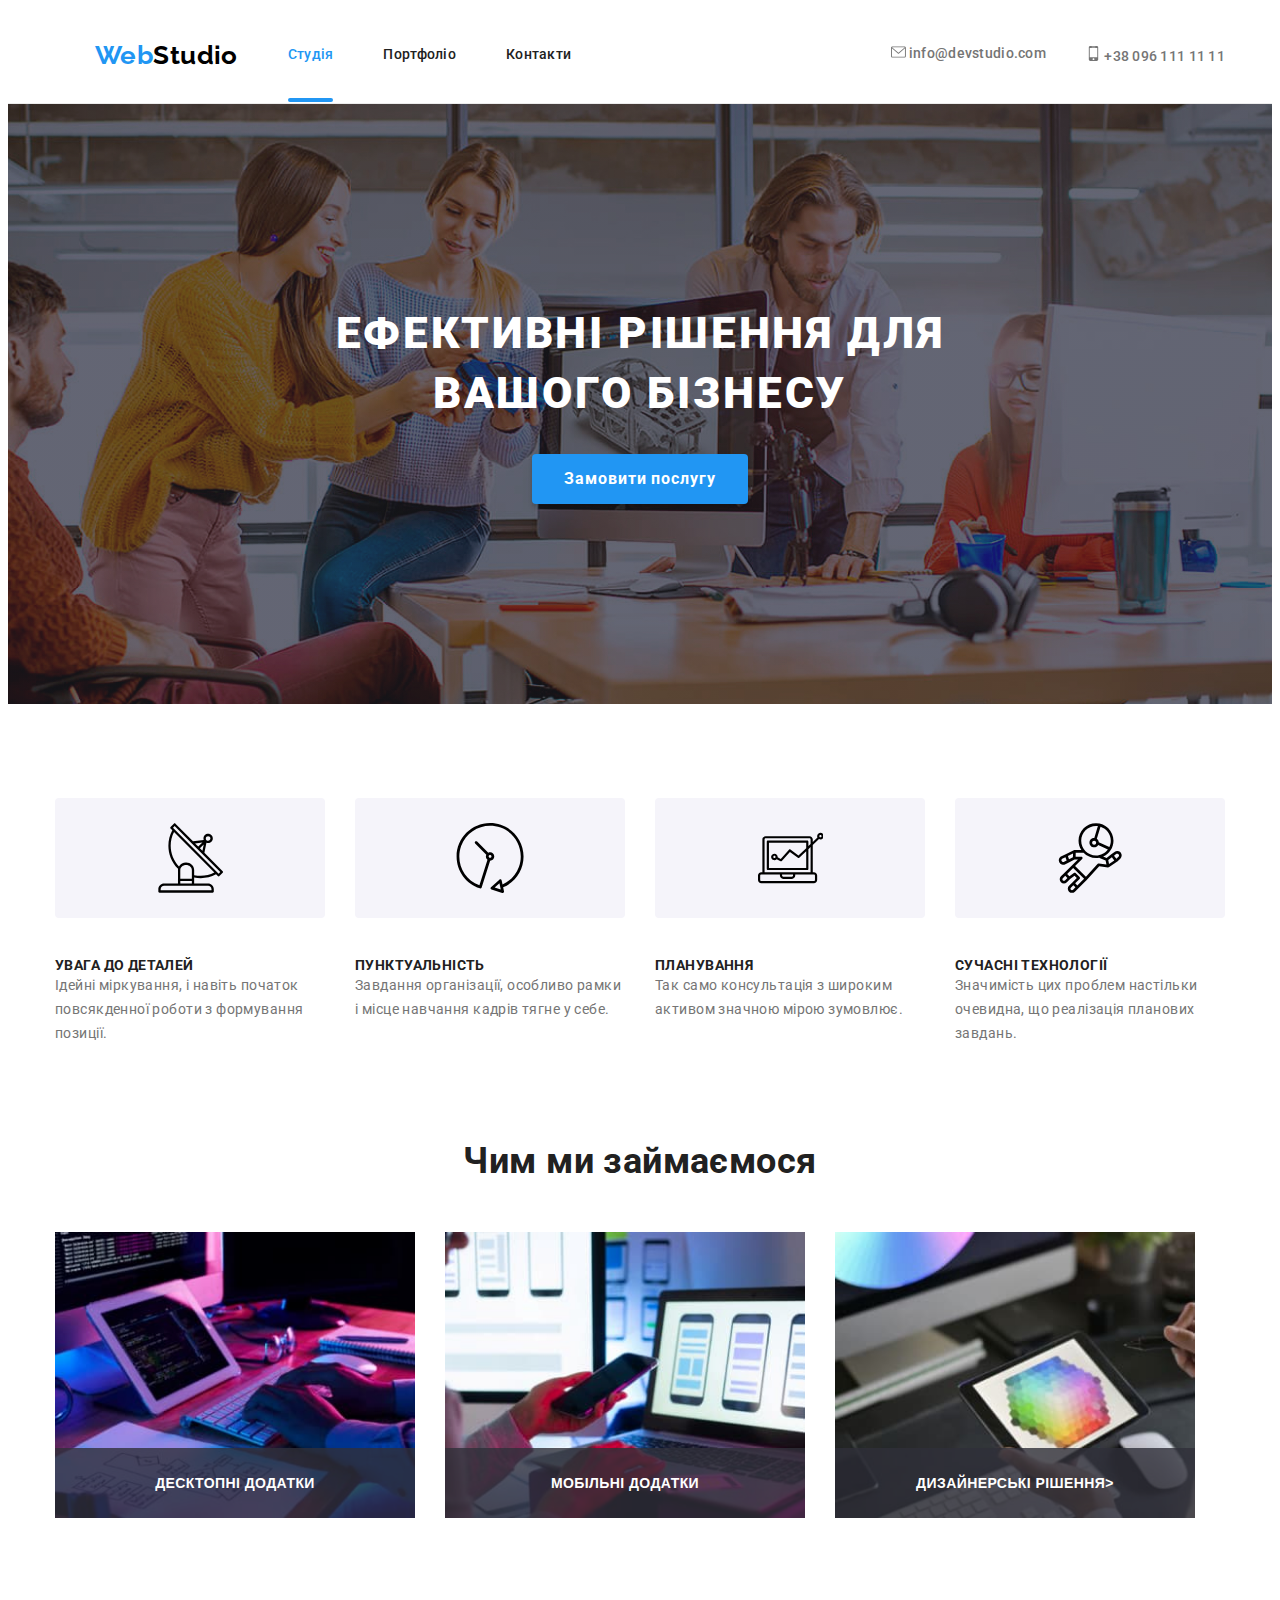
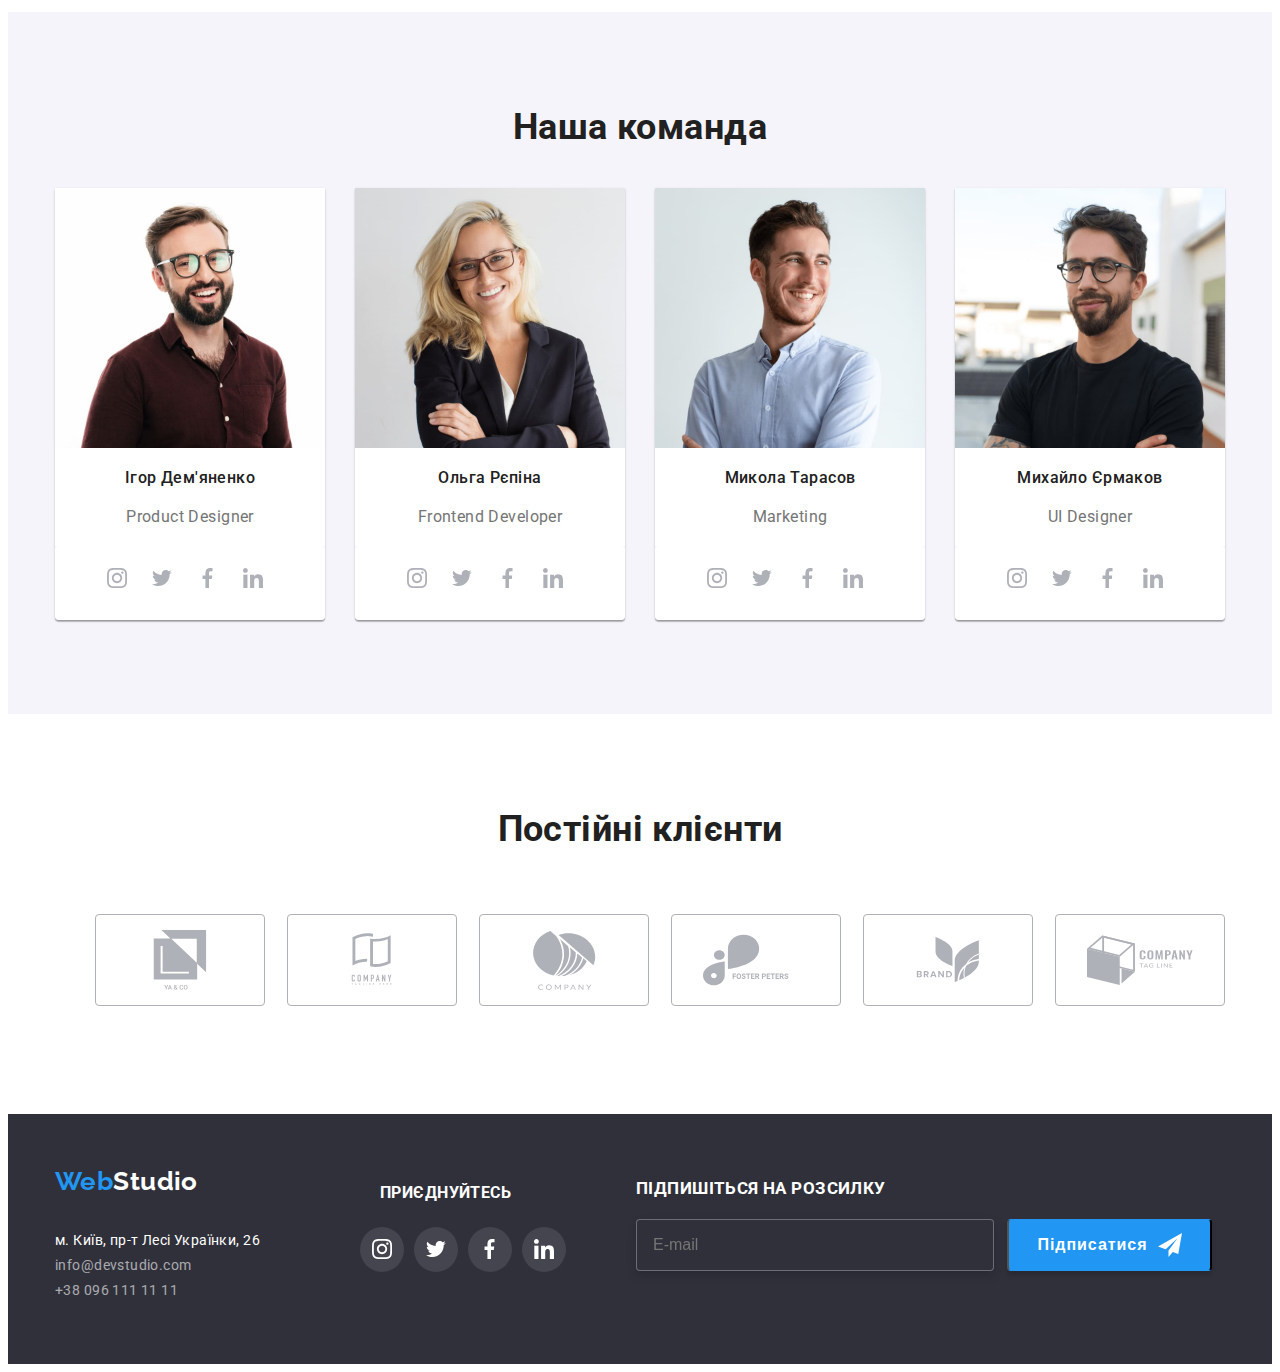
<file: index.html>
<html lang="uk">
  <head>
    <meta charset="UTF-8" />
    <meta http-equiv="X-UA-Compatible" content="IE=edge" />
    <meta name="viewport" content="width=device-width, initial-scale=1.0" />
    <title>СТУДІЯ</title>
    <link rel="preconnect" href="https://fonts.googleapis.com" />
    <link rel="preconnect" href="https://fonts.gstatic.com" crossorigin="" />
    <link
      href="https://fonts.googleapis.com/css2?family=Raleway:wght@700&amp;family=Roboto:wght@400;500;700;900&amp;display=swap"
      rel="stylesheet"
    />
    <link
      rel="stylesheet"
      href="https://cdnjs.cloudflare.com/ajax/libs/modern-normalize/1.1.0/modern-normalize.min.css"
      integrity="sha512-wpPYUAdjBVSE4KJnH1VR1HeZfpl1ub8YT/NKx4PuQ5NmX2tKuGu6U/JRp5y+Y8XG2tV+wKQpNHVUX03MfMFn9Q=="
      crossorigin="anonymous"
      referrerpolicy="no-referrer"
    />
    <link rel="stylesheet" href="./css/styles.css" />
  </head>

  <body>
    <header class="header">
      <div class="just-cont container">
        <nav class="main-nav">
          <a
            class="logo link header-logo"
            href="./index.html"
            aria-label="Посилання на домашню сторінку"
            ><span class="current">Web</span>Studio</a
          >
          <ul class="nav-list list">
            <li class="nav-item">
              <a
                class="nav-link hover-color current link pseudo-element"
                href="./index.html"
                aria-label="Посилання на сторінку'Студія'"
                >Студія</a
              >
            </li>
            <li class="nav-item">
              <a
                class="nav-link hover-color link"
                href="./portfolio.html"
                aria-label="Посилання на сторінку'Портфоліо'"
                >Портфоліо</a
              >
            </li>
            <li class="nav-item">
              <a
                class="nav-link hover-color link"
                href=""
                aria-label="Посилання на сторінку з контактами"
                >Контакти</a
              >
            </li>
          </ul>
        </nav>
        <ul class="contacts-header-list list">
          <li class="contact-time">
            <a class="contact-link hover-color link" href="mailto:/info@devstudio.com">
              <svg class=" " width="15" height="12">
                <use href="./images/symbol-defs.svg#icon-envelope"></use>
              </svg>
              info@devstudio.com</a
            >
          </li>
          <li class="contact-time hover-color">
            <a class="contact-link hover-color link" href="tel:+380961111111">
              <svg class=" " width="15" height="15">
                <use href="./images/symbol-defs.svg#icon-mobile"></use>
              </svg>
              +38 096 111 11 11</a
            >
          </li>
        </ul>
      </div>
    </header>
    <main>
      <section class="hero">
        <div class="container">
          <h1 class="hero-title">Ефективні рішення для вашого бізнесу</h1>
          <button data-modal-open class="hero-baton button" type="button">Замовити послугу</button>
        </div>
      </section>
      <section class="advantages">
        <div class="container">
          <h2 class="visually-hidden">Наші переваги</h2>
          <ul class="adv-list list">
            <li class="advantage-item">
              <div class="vectors1">
                <svg class="vector11" width="65" height="70">
                  <use href="./images/symbol-defs.svg#icon-Vector"></use>
                </svg>
              </div>
              <h3 class="adv-title">УВАГА ДО ДЕТАЛЕЙ</h3>
              <p class="adv-description">
                Ідейні міркування, і навіть початок повсякденної роботи з формування позиції.
              </p>
            </li>
            <li class="advantage-item">
              <div class="vectors2">
                <svg class="vector22" width="70" height="70">
                  <use href="./images/symbol-defs.svg#icon-Vector2"></use>
                </svg>
              </div>
              <h3 class="adv-title">ПУНКТУАЛЬНІСТЬ</h3>
              <p class="adv-description">
                Завдання організації, особливо рамки і місце навчання кадрів тягне у себе.
              </p>
            </li>
            <li class="advantage-item">
              <div class="vectors3">
                <svg class="vector33" width="65" height="70">
                  <use href="./images/symbol-defs.svg#icon-Vector3"></use>
                </svg>
              </div>
              <h3 class="adv-title">ПЛАНУВАННЯ</h3>
              <p class="adv-description">
                Так само консультація з широким активом значною мірою зумовлює.
              </p>
            </li>
            <li class="advantage-item">
              <div class="vectors3">
                <svg class="vector33" width="65" height="70">
                  <use href="./images/symbol-defs.svg#icon-Vector4"></use>
                </svg>
              </div>
              <h3 class="adv-title">СУЧАСНІ ТЕХНОЛОГІЇ</h3>
              <p class="adv-description">
                Значимість цих проблем настільки очевидна, що реалізація планових завдань.
              </p>
            </li>
          </ul>
        </div>
      </section>

      <section class="section">
        <div class="container">
          <h2 class="directions section-title">Чим ми займаємося</h2>
          <ul class="direction-list list">
            <li class="direction-item">
              <div class="direct-img">
                <img
                  class="img"
                  src="./images/image2.jpg"
                  alt="компьютер"
                  width="370"
                  height="294"
                />
                <p class="desctop">Десктопні додатки</p>
              </div>
            </li>
            <li class="direction-item">
              <div class="direct-img">
                <img
                  class="img"
                  src="./images/image3.jpg"
                  alt=" мобільниq телефон"
                  width="370"
                  height="294"
                />
                <p class="desctop">Мобільні додатки</p>
              </div>
            </li>
            <li class="direction-item">
              <div class="direct-img">
                <img class="img" src="./images/image4.jpg" alt="планшет" width="370" height="294" />
                <p class="desctop">Дизайнерські рішення></p>
              </div>
            </li>
          </ul>
        </div>
      </section>
      <section class="teams">
        <div class="container">
          <h2 class="team-title section-title">Наша команда</h2>
          <ul class="team-list list">
            <li class="team-item">
              <img
                class="team-img"
                src="./images/image5.jpg"
                alt="Співробітник компанії"
                width="270"
              />
              <div class="team-description">
                <h3 class="team-name">Ігор Дем'яненко</h3>
                <p class="team-position">Product Designer</p>
              </div>
              <ul class="cocialul">
                <li class="link1">
                  <a class="social-link" href="portfolio.html">
                    <svg class="icon" width="20px" height="20px">
                      <use href="images/symbol-defs.svg#icon-instagram-2"></use>
                    </svg>
                  </a>
                </li>
                <li class="link1">
                  <a class="social-link" href="portfolio.html">
                    <svg class="icon" width="20px" height="20px">
                      <use href="images/symbol-defs.svg#icon-twiter"></use>
                    </svg>
                  </a>
                </li>
                <li class="link1">
                  <a class="social-link" href="portfolio.html">
                    <svg class="icon" width="20px" height="20px">
                      <use href="images/symbol-defs.svg#icon-facebook"></use>
                    </svg>
                  </a>
                </li>
                <li class="link1">
                  <a class="social-link" href="portfolio.html">
                    <svg class="icon" width="20px" height="20px">
                      <use href="images/symbol-defs.svg#icon-linkedin-1"></use>
                    </svg>
                  </a>
                </li>
              </ul>
            </li>
            <li class="team-item">
              <img
                class="team-img"
                src="./images/image6.jpg"
                alt="Співробітник компанії на позиції фронтенд-розробник"
                width="270"
              />
              <div class="team-description">
                <h3 class="team-name">Ольга Рєпіна</h3>
                <p class="team-position">Frontend Developer</p>
              </div>
              <ul class="cocialul">
                <li class="link1">
                  <a class="social-link" href="portfolio.html">
                    <svg class="icon" width="20px" height="20px">
                      <use href="images/symbol-defs.svg#icon-instagram-2"></use>
                    </svg>
                  </a>
                </li>
                <li class="link1">
                  <a class="social-link" href="portfolio.html">
                    <svg class="icon" width="20px" height="20px">
                      <use href="images/symbol-defs.svg#icon-twiter"></use>
                    </svg>
                  </a>
                </li>
                <li class="link1">
                  <a class="social-link" href="portfolio.html">
                    <svg class="icon" width="20px" height="20px">
                      <use href="images/symbol-defs.svg#icon-facebook"></use>
                    </svg>
                  </a>
                </li>
                <li class="link1">
                  <a class="social-link" href="portfolio.html">
                    <svg class="icon" width="20px" height="20px">
                      <use href="images/symbol-defs.svg#icon-linkedin-1"></use>
                    </svg>
                  </a>
                </li>
              </ul>
            </li>
            <li class="team-item">
              <img
                class="team-img"
                src="./images/image7.jpg"
                alt="Співробітник компанії на позиції маркетолог"
                width="270"
              />
              <div class="team-description">
                <h3 class="team-name">Микола Тарасов</h3>
                <p class="team-position">Marketing</p>
              </div>
              <ul class="cocialul">
                <li class="link1">
                  <a class="social-link" href="portfolio.html">
                    <svg class="icon" width="20px" height="20px">
                      <use href="images/symbol-defs.svg#icon-instagram-2"></use>
                    </svg>
                  </a>
                </li>
                <li class="link1">
                  <a class="social-link" href="portfolio.html">
                    <svg class="icon" width="20px" height="20px">
                      <use href="images/symbol-defs.svg#icon-twiter"></use>
                    </svg>
                  </a>
                </li>
                <li class="link1">
                  <a class="social-link" href="portfolio.html">
                    <svg class="icon" width="20px" height="20px">
                      <use href="images/symbol-defs.svg#icon-facebook"></use>
                    </svg>
                  </a>
                </li>
                <li class="link1">
                  <a class="social-link" href="portfolio.html">
                    <svg class="icon" width="20px" height="20px">
                      <use href="images/symbol-defs.svg#icon-linkedin-1"></use>
                    </svg>
                  </a>
                </li>
              </ul>
            </li>
            <li class="team-item">
              <img
                class="team-img"
                src="./images/image8.jpg"
                alt="Співробітник компанії на позиції дизайнер"
                width="270"
              />
              <div class="team-description">
                <h3 class="team-name">Михайло Єрмаков</h3>
                <p class="team-position">UI Designer</p>
              </div>
              <ul class="cocialul">
                <li class="link1">
                  <a class="social-link" href="#">
                    <svg class="icon" width="20px" height="20px">
                      <use href="images/symbol-defs.svg#icon-instagram-2"></use>
                    </svg>
                  </a>
                </li>
                <li class="link1">
                  <a class="social-link" href="portfolio.html">
                    <svg class="icon" width="20px" height="20px">
                      <use href="images/symbol-defs.svg#icon-twiter"></use>
                    </svg>
                  </a>
                </li>
                <li class="link1">
                  <a class="social-link" href="portfolio.html">
                    <svg class="icon" width="20px" height="20px">
                      <use href="images/symbol-defs.svg#icon-facebook"></use>
                    </svg>
                  </a>
                </li>
                <li class="link1">
                  <a class="social-link" href="portfolio.html">
                    <svg class="icon" width="20px" height="20px">
                      <use href="images/symbol-defs.svg#icon-linkedin-1"></use>
                    </svg>
                  </a>
                </li>
              </ul>
            </li>
          </ul>
        </div>
      </section>
      <section class="section">
        <div class="container">
          <h2 class="section-title">Постійні клієнти</h2>
          <ul class="comany-time">
            <li class="clients-item">
              <a class="box-icon"  href="portfolio.html">
                <svg class="icon2" width="106px" height="60px">
                  <use href="images/symbol-defs.svg#icon-yago"></use>
                </svg>
              </a>
            </li>
            <li class="clients-item">
              <a class="box-icon"  href="portfolio.html">
                <svg class="icon2" width="106px" height="60px">
                  <use href="images/symbol-defs.svg#icon-LogoTO"></use>
                </svg>
              </a>
            </li>
            <li class="clients-item">
              <a class="box-icon"  href="portfolio.html">
                <svg class="icon2" width="106px" height="60px">
                  <use href="images/symbol-defs.svg#icon-Object"></use>
                </svg>
              </a>
            </li>
            <li class="clients-item">
              <a class="box-icon"  href="portfolio.html">
                <svg class="icon2" width="106px" height="60px">
                  <use href="images/symbol-defs.svg#icon-fostpeter"></use>
                </svg>
              </a>
            </li>
            <li class="clients-item">
              <a class="box-icon"  href="portfolio.html">
                <svg class="icon2" width="106px" height="60px">
                  <use href="images/symbol-defs.svg#icon-brand"></use>
                </svg>
              </a>
            </li>
            <li class="clients-item">
              <a class="box-icon"  href="portfolio.html">
                <svg class="icon2" width="106px" height="60px">
                  <use href="images/symbol-defs.svg#icon-companytagline"></use>
                </svg>
              </a>
            </li>
          </ul>
        </div>
      </section>
    </main>
    <footer class="footer">
      <div class="container fotlist111">
        <div>
          <a
            class="logo link footer-logo-margin"
            href="./index.html"
            aria-label="Посилання на домашню сторінку"
            ><span class="current">Web</span><span class="footer-logo">Studio</span></a
          >
          <address>
            <ul class="contacts-footer-list list">
              <li class="contacts-footer-item">
                <a class="contacts-footer-link link" href="">м. Київ, пр-т Лесі Українки, 26</a>
              </li>
              <li class="contacts-footer-item">
                <a
                  class="contacts-footer-link transparent hover-color link"
                  href="mailto:info@devstudio.com"
                  >info@devstudio.com</a
                >
              </li>
              <li class="contacts-footer-item">
                <a
                  class="contacts-footer-link transparent hover-color link"
                  href="tel:+380961111111"
                  >+38 096 111 11 11</a
                >
              </li>
            </ul>
          </address>
        </div>

        <div class="footlist1">
          <h2 class="joinup">ПРИЄДНУЙТЕСЬ</h2>
          <ul class="cocialul1">
            <li class="circ">
              <a class="link12" href="portfolio.html">
                <svg class="icon13" width="20px" height="20px">
                  <use href="images/symbol-defs.svg#icon-instagram-2"></use>
                </svg>
              </a>
            </li>
            <li class="circ">
              <a class="link12" href="portfolio.html">
                <svg class="icon13" width="20px" height="20px">
                  <use href="images/symbol-defs.svg#icon-twiter"></use>
                </svg>
              </a>
            </li>
            <li class="circ">
              <a class="link12" href="portfolio.html">
                <svg class="icon13" width="20px" height="20px">
                  <use href="images/symbol-defs.svg#icon-facebook"></use>
                </svg>
              </a>
            </li>
            <li class="circ">
              <a class="link12" href="portfolio.html">
                <svg class="icon13" width="20px" height="20px">
                  <use href="images/symbol-defs.svg#icon-linkedin-1"></use>
                </svg>
              </a>
            </li>
          </ul>
        </div>

        <div class="footer22">
          <h2 class="subscribe-title">ПІДПИШІТЬСЯ НА РОЗСИЛКУ</h2>
          <div class="subscribe-flex">
            <label for="name" class="subscribe-label">
              <input type="text" placeholder="E-mail" class="subscribe-input" />
              <button class="subscribe-btn" type="button">
                Підписатися
                <svg width="24" height="24" class="subscribe-icon">
                  <use href="./images/symbol-defs.svg#icon-icon-plane"></use>
                </svg>
              </button>
            </label>
          </div>
        </div>
      </div>
    </footer>
    <div data-modal class="backdrop is-hidden">
      <div class="modal-box">
        <button data-modal-close class="closebtn" type="button">
          <svg class="icon-close" width="12px" height="12px">
            <use href="images/symbol-defs.svg#icon-close"></use>
          </svg>
        </button>
        <form action="name" class="form" autocomplete="on">
          <p class="form-title">Залиште свої дані, ми вам передзвонимо</p>
          <label for="username" class="form-label">
            <span class="form-input-name">Ім'я</span>
            <input type="text" name="username" autofocus id="username" class="form-input" />
            <svg width="18" height="18" class="form-icon">
              <use href="./images/symbol-defs.svg#icon-people"></use>
            </svg>
          </label>
          <label for="phone-number" class="form-label">
            <span class="form-input-name">Телефон</span>
            <input type="tel" name="phone-number" id="phone-number" class="form-input" />
            <svg width="18" height="18" class="form-icon">
              <use href="./images/symbol-defs.svg#icon-phone-fo"></use>
            </svg>
          </label>
          <label for="email" class="form-label">
            <span class="form-input-name">Пошта</span>
            <input type="email" name="email" id="email" class="form-input" />
            <svg width="18" height="18" class="form-icon">
              <use href="./images/symbol-defs.svg#icon-leter"></use>
            </svg>
          </label>
          <label for="message" class="form-label">
            <span class="form-input-name">Коментар</span>
            <textarea
              class="form-textarea"
              name="feedback"
              rows="5"
              id="message"
              placeholder="Введіть текст"
            ></textarea>
          </label>
          <label class="form-label lable-agree">
            <input type="checkbox" name="agree" class="input-checkbox visually-hidden" />
            <span class="checkbox"></span>
            Погоджуюся з розсилкою та приймаю <a href="#">Умови договору</a>
          </label>
          <button type="submit" class="form-btn" action="#">Відправити</button>
        </form>
      </div>
    </div>
    <script src="./js/modal.js"></script>
  </body>
</html>
</file>
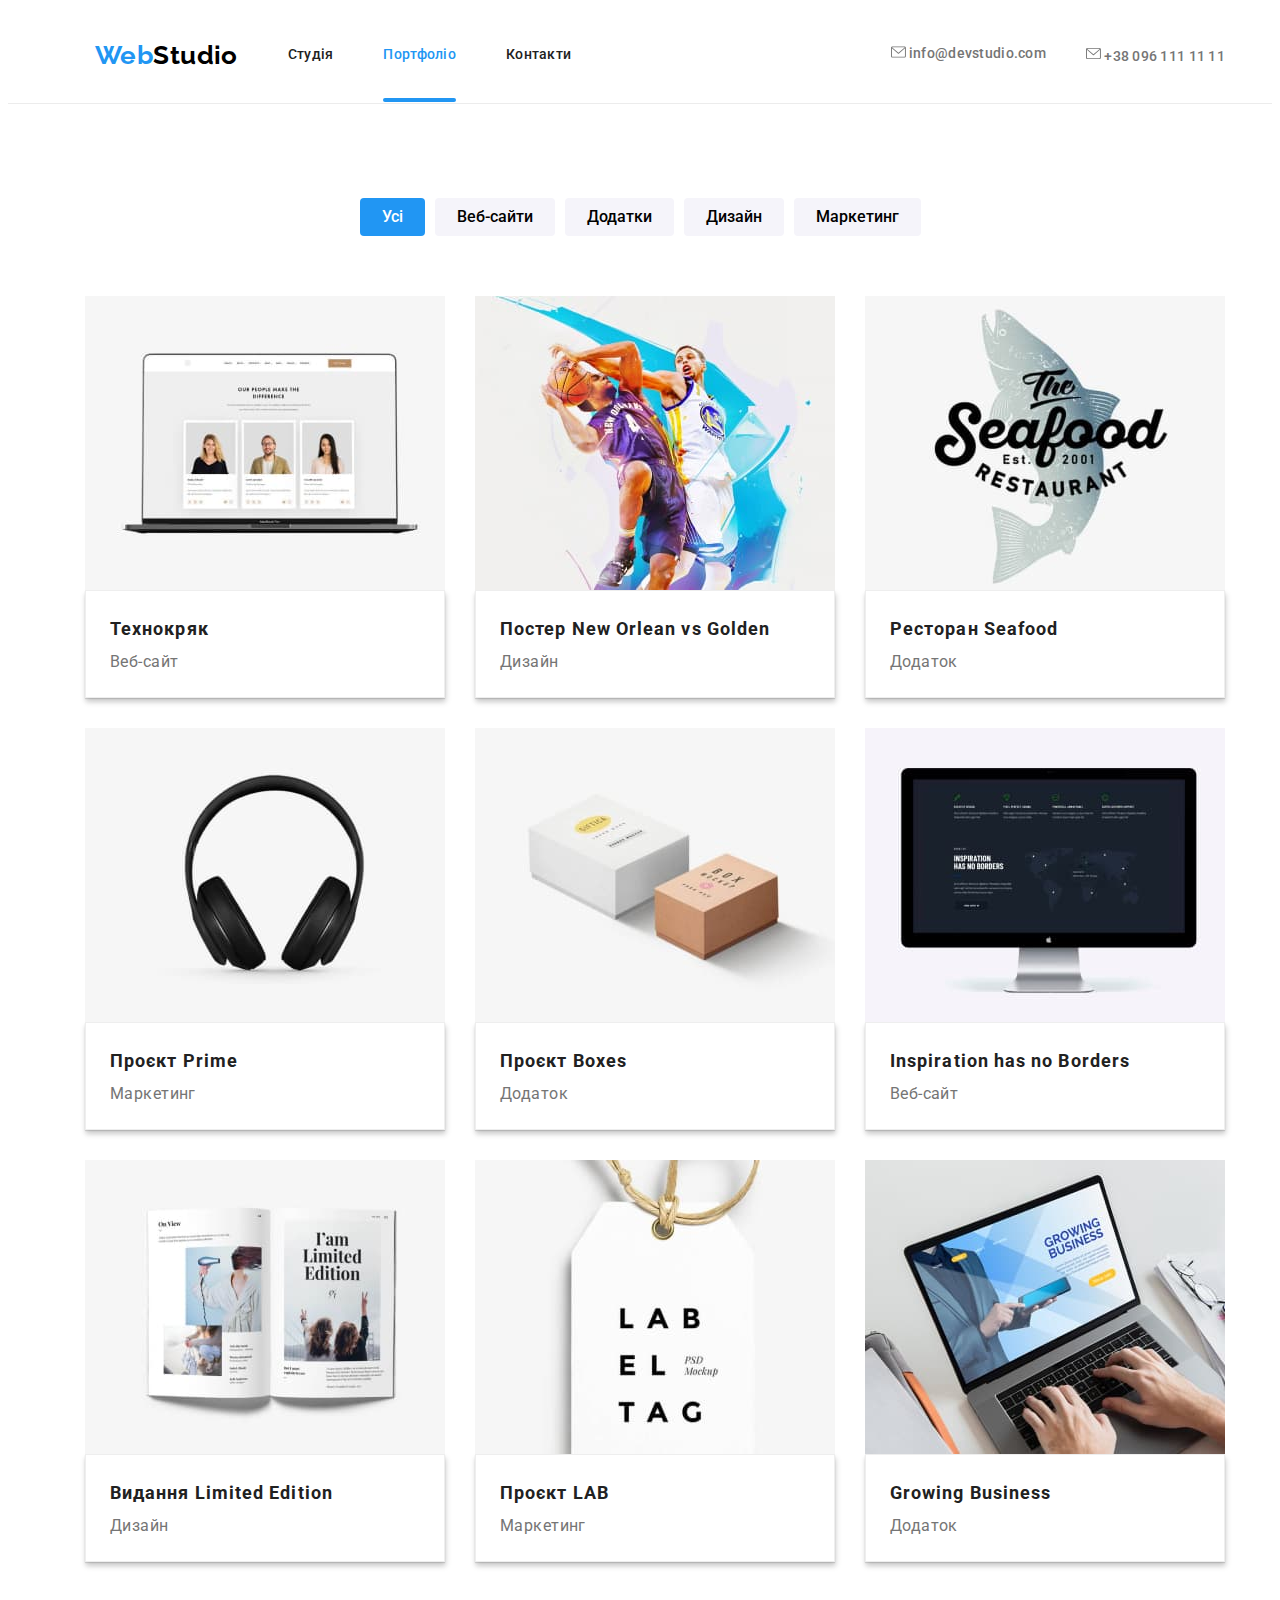
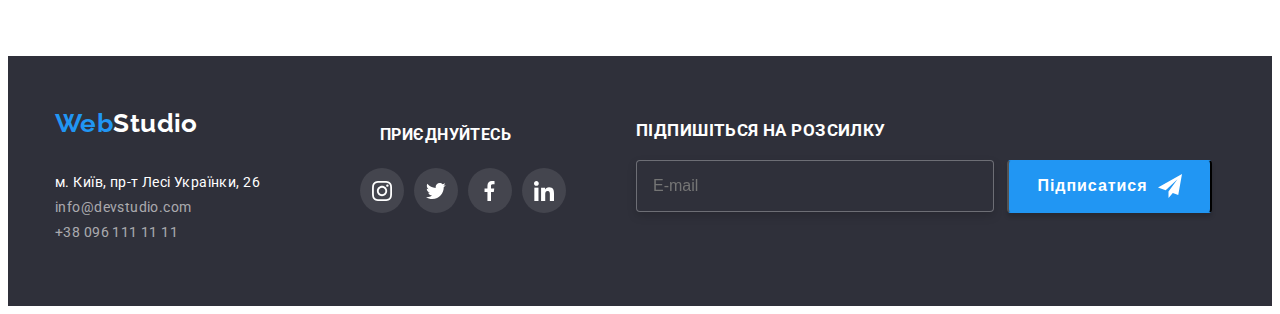
<file: portfolio.html>
<html lang="uk">
  <head>
    <meta charset="UTF-8" />
    <meta http-equiv="X-UA-Compatible" content="IE=edge" />
    <meta name="viewport" content="width=device-width, initial-scale=1.0" />
    <title>Портфоліо</title>
    <link rel="preconnect" href="https://fonts.googleapis.com" />
    <link rel="preconnect" href="https://fonts.gstatic.com" crossorigin="" />
    <link
      href="https://fonts.googleapis.com/css2?family=Raleway:wght@700&amp;family=Roboto:wght@400;500;700;900&amp;display=swap"
      rel="stylesheet"
    />
    <link
      rel="stylesheet"
      href="https://cdnjs.cloudflare.com/ajax/libs/modern-normalize/1.1.0/modern-normalize.min.css"
      integrity="sha512-wpPYUAdjBVSE4KJnH1VR1HeZfpl1ub8YT/NKx4PuQ5NmX2tKuGu6U/JRp5y+Y8XG2tV+wKQpNHVUX03MfMFn9Q=="
      crossorigin="anonymous"
      referrerpolicy="no-referrer"
    />
    <link rel="stylesheet" href="./css/styles.css" />
  </head>
  <body>
    <header class="header">
      <div class="just-cont container">
        <nav class="main-nav">
          <a
            class="logo link header-logo"
            href="./index.html"
            aria-label="Посилання на домашню сторінку"
            ><span class="current">Web</span>Studio</a
          >
          <ul class="nav-list list">
            <li class="nav-item">
              <a
                class="nav-link hover-color link"
                href="./index.html"
                aria-label="Посилання на сторінку'Студія'"
                >Студія</a
              >
            </li>
            <li class="nav-item">
              <a
                class="nav-link hover-color current link pseudo-element"
                href="./portfolio.html"
                aria-label="Посилання на сторінку'Портфоліо'"
                >Портфоліо</a
              >
            </li>
            <li class="nav-item">
              <a
                class="nav-link hover-color link"
                href=""
                aria-label="Посилання на сторінку з контактами"
                >Контакти</a
              >
            </li>
          </ul>
        </nav>
        <ul class="contacts-header-list list">
          <li class="contact-time">
            <a class="contact-link hover-color link" href="mailto:/info@devstudio.com">
              <svg class=" " width="15" height="12">
                <use href="./images/symbol-defs.svg#icon-envelope"></use>
              </svg>
              info@devstudio.com</a
            >
          </li>
          <li class="contact-time hover-color">
            <a class="contact-link hover-color link" href="tel:+380961111111">
              <svg class=" " width="15" height="15">
                <use href="./images/symbol-defs.svg#icon-envelope"></use>
              </svg>
              +38 096 111 11 11</a
            >
          </li>
        </ul>
      </div>
    </header>
    <main>
      <section class="section">
        <div class="container item-container">
          <h1 class="visually-hidden">Проєкти</h1>
          <ul class="filter-list list">
            <li class="filter-item">
              <button class="filter-baton active button" type="button">Усі</button>
            </li>
            <li class="filter-item">
              <button class="filter-baton hover-bcg-color button" type="button">Веб-сайти</button>
            </li>
            <li class="filter-item">
              <button class="filter-baton hover-bcg-color button" type="button">Додатки</button>
            </li>
            <li class="filter-item">
              <button class="filter-baton hover-bcg-color button" type="button">Дизайн</button>
            </li>
            <li class="filter-item">
              <button class="filter-baton hover-bcg-color button" type="button">Маркетинг</button>
            </li>
          </ul>

          <ul class="project-list list">
            <li class="project-time">
              <a class="link" href="">
                <div class="description">
                  <div class="card-linki">
                    <img class="item-image" src="./images/img9.jpg" alt="Ноутбук " width="370" />
                    <p class="card-link">
                      Ресурс пропонує комплексні пропозиції з різним рівнем функціоналу та сервісів.
                      Все це дозволить відвідувачу отримати вичерпні відомості про компанію чи
                      приватну особу.
                    </p>
                  </div>
                </div>
                <div class="card-link2">
                  <h2 class="project-title">Технокряк</h2>
                  <p class="project-description">Веб-сайт</p>
                </div>
              </a>
            </li>

            <li class="project-time">
              <a class="link" href="">
                <div class="description">
                  <div class="card-linki">
                    <img class="item-image" src="./images/img10.jpg" alt="баскетбол" width="370" />
                    <p class="card-link">
                      Ресурс пропонує комплексні пропозиції з різним рівнем функціоналу та сервісів.
                      Все це дозволить відвідувачу отримати вичерпні відомості про компанію чи
                      приватну особу.
                    </p>
                  </div>
                </div>
                <div class="card-link2">
                  <h2 class="project-title">Постер New Orlean vs Golden</h2>
                  <p class="project-description">Дизайн</p>
                </div></a
              >
            </li>

            <li class="project-time">
              <a class="link" href="">
                <div class="description">
                  <div class="card-linki">
                    <img class="item-image" src="./images/img11.jpg" alt="ресторан" width="370" />
                    <p class="card-link">
                      Ресурс пропонує комплексні пропозиції з різним рівнем функціоналу та сервісів.
                      Все це дозволить відвідувачу отримати вичерпні відомості про компанію чи
                      приватну особу.
                    </p>
                  </div>
                </div>
                <div class="card-link2">
                  <h2 class="project-title">Ресторан Seafood</h2>
                  <p class="project-description">Додаток</p>
                </div></a
              >
            </li>

            <li class="project-time">
              <a class="link" href="">
                <div class="description">
                  <div class="card-linki">
                    <img class="item-image" src="./images/img12.jpg" alt="Наушники" width="370" />
                    <p class="card-link">
                      Ресурс пропонує комплексні пропозиції з різним рівнем функціоналу та сервісів.
                      Все це дозволить відвідувачу отримати вичерпні відомості про компанію чи
                      приватну особу.
                    </p>
                  </div>
                </div>
                <div class="card-link2">
                  <h2 class="project-title">Проєкт Prime</h2>
                  <p class="project-description">Маркетинг</p>
                </div></a
              >
            </li>

            <li class="project-time">
              <a class="link" href="">
                <div class="description">
                  <div class="card-linki">
                    <img
                      class="item-image"
                      src="./images/img13.jpg"
                      alt="Дві коробки"
                      width="370"
                    />
                    <p class="card-link">
                      Ресурс пропонує комплексні пропозиції з різним рівнем функціоналу та сервісів.
                      Все це дозволить відвідувачу отримати вичерпні відомості про компанію чи
                      приватну особу.
                    </p>
                  </div>
                </div>
                <div class="card-link2">
                  <h2 class="project-title">Проєкт Boxes</h2>
                  <p class="project-description">Додаток</p>
                </div></a
              >
            </li>

            <li class="project-time">
              <a class="link" href="">
                <div class="description">
                  <div class="card-linki">
                    <img class="item-image" src="./images/img14.jpg" alt="Монітор" width="370" />
                    <p class="card-link">
                      Ресурс пропонує комплексні пропозиції з різним рівнем функціоналу та сервісів.
                      Все це дозволить відвідувачу отримати вичерпні відомості про компанію чи
                      приватну особу.
                    </p>
                  </div>
                </div>
                <div class="card-link2">
                  <h2 class="project-title">Inspiration has no Borders</h2>
                  <p class="project-description">Веб-сайт</p>
                </div></a
              >
            </li>

            <li class="project-time">
              <a class="link" href="">
                <div class="description">
                  <div class="card-linki">
                    <img
                      class="item-image"
                      src="./images/img15.jpg"
                      alt="Розгорнута книга"
                      width="370"
                    />
                    <p class="card-link">
                      Ресурс пропонує комплексні пропозиції з різним рівнем функціоналу та сервісів.
                      Все це дозволить відвідувачу отримати вичерпні відомості про компанію чи
                      приватну особу.
                    </p>
                  </div>
                </div>
                <div class="card-link2">
                  <h2 class="project-title">Видання Limited Edition</h2>
                  <p class="project-description">Дизайн</p>
                </div></a
              >
            </li>

            <li class="project-time">
              <a class="link" href="">
                <div class="description">
                  <div class="card-linki">
                    <img
                      class="item-image"
                      src="./images/img16.jpg"
                      alt="Бірка з логотипом"
                      width="370"
                    />
                    <p class="card-link">
                      Ресурс пропонує комплексні пропозиції з різним рівнем функціоналу та сервісів.
                      Все це дозволить відвідувачу отримати вичерпні відомості про компанію чи
                      приватну особу.
                    </p>
                  </div>
                </div>
                <div class="card-link2">
                  <h2 class="project-title">Проєкт LAB</h2>
                  <p class="project-description">Маркетинг</p>
                </div></a
              >
            </li>

            <li class="project-time">
              <a class="link" href="">
                <div class="description">
                  <div class="card-linki">
                    <img
                      class="item-image"
                      src="./images/img17.jpg"
                      alt="Людина працює за ноутбуком"
                      width="370"
                    />
                    <p class="card-link">
                      Ресурс пропонує комплексні пропозиції з різним рівнем функціоналу та сервісів.
                      Все це дозволить відвідувачу отримати вичерпні відомості про компанію чи
                      приватну особу.
                    </p>
                  </div>
                </div>
                <div class="card-link2">
                  <h2 class="project-title">Growing Business</h2>
                  <p class="project-description">Додаток</p>
                </div>
              </a>
            </li>
          </ul>
        </div>
      </section>
    </main>
    <footer class="footer">
      <div class="container fotlist111">
        <div>
          <a
            class="logo link footer-logo-margin"
            href="./index.html"
            aria-label="Посилання на домашню сторінку"
            ><span class="current">Web</span><span class="footer-logo">Studio</span></a
          >
          <address>
            <ul class="contacts-footer-list list">
              <li class="contacts-footer-item">
                <a class="contacts-footer-link link" href="">м. Київ, пр-т Лесі Українки, 26</a>
              </li>
              <li class="contacts-footer-item">
                <a
                  class="contacts-footer-link transparent hover-color link"
                  href="mailto:info@devstudio.com"
                  >info@devstudio.com</a
                >
              </li>
              <li class="contacts-footer-item">
                <a
                  class="contacts-footer-link transparent hover-color link"
                  href="tel:+380961111111"
                  >+38 096 111 11 11</a
                >
              </li>
            </ul>
          </address>
        </div>

        <div class="footlist1">
          <h2 class="joinup">ПРИЄДНУЙТЕСЬ</h2>
          <ul class="cocialul1">
            <li class="circ">
              <a class="link12" href="portfolio.html">
                <svg class="icon13" width="20px" height="20px">
                  <use href="images/symbol-defs.svg#icon-instagram-2"></use>
                </svg>
              </a>
            </li>
            <li class="circ">
              <a class="link12" href="portfolio.html">
                <svg class="icon13" width="20px" height="20px">
                  <use href="images/symbol-defs.svg#icon-twiter"></use>
                </svg>
              </a>
            </li>
            <li class="circ">
              <a class="link12" href="portfolio.html">
                <svg class="icon13" width="20px" height="20px">
                  <use href="images/symbol-defs.svg#icon-facebook"></use>
                </svg>
              </a>
            </li>
            <li class="circ">
              <a class="link12" href="portfolio.html">
                <svg class="icon13" width="20px" height="20px">
                  <use href="images/symbol-defs.svg#icon-linkedin-1"></use>
                </svg>
              </a>
            </li>
          </ul>
        </div>
        <div class="footer22">
          <h2 class="subscribe-title">ПІДПИШІТЬСЯ НА РОЗСИЛКУ</h2>
          <div class="subscribe-flex">
            <label for="name" class="subscribe-label">
              <input type="text" placeholder="E-mail" class="subscribe-input" />
              <button class="subscribe-btn" type="button">
                Підписатися
                <svg width="24" height="24" class="subscribe-icon">
                  <use href="./images/symbol-defs.svg#icon-icon-plane"></use>
                </svg>
              </button>
            </label>
          </div>
        </div>
      </div>
    </footer>
  </body>
</html>
</file>
<file: css/styles.css>
/* Загальні стилі */
/*  Загальні стилі */

:root {
  --primary-text-color: #212121;
  --secondary-text-color: #757575;
  --logo-text-color: #000000;
  --accent-color: #2196f3;
  --white-text-color: #ffffff;
  --black-background-color: #2f303a;
  --grey-bcg: #f5f4fa;
  --timing-function: cubic-bezier(0.4, 0, 0.2, 1);
  font-variant: calc();
}

body {
  background-color: var(--white-text-color);
  color: var(--primary-text-color);
  font-family: Roboto, sans-serif;
  letter-spacing: 0.03em;
  font-size: 14px;
  line-height: 1.14;
}
*,
*::after,
*::before {
  box-sizing: border-box;
}

.container {
  width: 1200px;
  padding: 0px 15px;
  margin: 0 auto;
}

.list {
  list-style: none;
  padding: 0;
  margin: 0;
}

h2,
h3,
h4,
h5,
h6,
p {
  margin-top: 0;
  margin-bottom: 0;
}

.link {
  text-decoration: none;
}

.main-nav {
  display: flex;
  margin-right: o auto;
  transition: fill 250ms var(--timing-function);
}

.visually-hidden {
  position: absolute;
  width: 1px;
  height: 1px;
  margin: -1px;
  border: 0;
  padding: 0;
  white-space: nowrap;
  clip-path: inset(100%);
  clip: rect(0 0 0 0);
  overflow: hidden;
}
.header-logo {
  margin-left: auto;
}

.header {
  border-bottom: 1px solid #ececec;
}
/* Логотип */
.logo {
  color: var(--logo-text-color);
  margin-left: 40px;
  font-family: Raleway, sans-serif;
  font-weight: 700;
  font-size: 26px;
  line-height: 1.19;
  padding-top: 32px;
  padding-bottom: 32px;
}

.logo:visited {
  color: var(--primary-text-color);
}

/* Навігєйшн*/
.nav-link {
  color: var(--primary-text-color);
  font-weight: 500;
  letter-spacing: 0.02em;
  position: relative;
  padding-top: 32px;
  padding-bottom: 40px;
}
.main-nav {
  align-items: center;
  position: relative;
}
.just-cont {
  display: flex;
  align-items: center;
  justify-content: space-between;
}
.nav-list {
  display: flex;
  box-sizing: border-box;
  padding-right: 0px;
  padding-left: 0px;
  position: relative;
}

.contacts-header-list {
  display: flex;

  margin-left: auto;
}
.nav-item {
  margin-right: 0;
  margin-left: 50px;
}
.pseudo-element::after {
  content: '';
  display: block;
  width: 100%;
  height: 4px;
  background-color: currentColor;
  position: absolute;
  bottom: 0;
  left: 0;
  border-radius: 2px;
}
.contact-time:not(:last-child) {
  margin-right: 40px;
}

.hover-color:hover,
.hover-color:focus {
  color: var(--accent-color);
  fill: var(--accent-color);
}
.hover-color {
  fill: #757575;
  transition: color 250ms var(--timing-function), fill 250ms var(--timing-function);
}
.current {
  color: var(--accent-color);
}

/* Контакти */
.contact-link {
  color: var(--secondary-text-color);
  font-weight: 500;
  letter-spacing: 0.02em;
  align-items: center;
  justify-content: center;
}

/* Секція головна */
.hero {
  text-align: center;
  padding-top: 200px;
  padding-bottom: 200px;
  margin: 0 auto;
  max-width: 1600px;
  min-height: 600px;
  background-color: var(--black-background-color);
  background-image: linear-gradient(to right, rgba(47, 48, 58, 0.4), rgba(47, 48, 58, 0.4)),
    url(../images/jungleteam.jpg);
  background-repeat: no-repeat;
  background-position: center;
  background-size: cover;
}
.button {
  cursor: pointer;
  border: none;
  text-align: center;
  padding-bottom: 20px;
}

.hero-title {
  color: var(--white-text-color);
  font-weight: 900;
  font-size: 44px;
  line-height: 1.36;
  letter-spacing: 0.06em;
  text-transform: uppercase;
  max-width: 696px;
  margin: 0 auto 30;
}

/*секція герой*/
.hero-baton {
  background-color: var(--accent-color);
  color: var(--white-text-color);
  box-shadow: 0px 4px 4px rgba(0, 0, 0, 0.15);
  padding-top: 20px;
  font-family: inherit;
  font-weight: 700;
  font-size: 16px;
  line-height: 1.88;
  letter-spacing: 0.06em;

  align-items: center;
  text-align: center;
  border-radius: 4px;
  padding: 10px 32px;
  min-width: 216px;
}

/* Секція переваги */

.adv-list {
  display: flex;
}
.section-title {
  font-size: 36px;
  line-height: 1.17;
  text-align: center;
}

.adv-title {
  font-size: 14px;
  text-transform: uppercase;
}
.adv-description {
  color: var(--secondary-text-color);
  line-height: 1.71;
}
.advantages {
  padding-top: 94px;
}
.adv-list {
  display: flex;
}
.advantage-item {
  width: 270px;
}

.advantage-item:not(:last-child) {
  margin-right: 30px;
}
.vectors1 {
  display: flex;
  justify-content: center;
  align-items: center;
  width: 270px;
  height: 120px;
  margin-bottom: 30px;
  background-color: #f5f4fa;
  border-radius: 4px;
  margin-bottom: 40px;
}
.vectors2 {
  display: flex;
  justify-content: center;
  align-items: center;
  width: 270px;
  height: 120px;
  margin-bottom: 30px;
  background-color: #f5f4fa;
  border-radius: 4px;
  margin-bottom: 40px;
}
.vectors3 {
  display: flex;
  justify-content: center;
  align-items: center;
  width: 270px;
  height: 120px;
  margin-bottom: 40px;
  background-color: #f5f4fa;
  border-radius: 4px;
}
.vectors4 {
  display: flex;
  justify-content: center;
  align-items: center;
  width: 270px;
  height: 120px;
  margin-bottom: 40px;
  background-color: #f5f4fa;
  border-radius: 4px;
}
.vector11 {
  display: block;
  width: center;
  height: center;
}
.direction-list {
  display: flex;
}
.direction-item {
  margin-right: 30px;
}
.img {
  display: block;
  max-width: 100%;
  height: auto;
}
.direct-img {
  position: relative;
  margin: 0px;

  overflow: hidden;
}
.desctop {
  width: 100%;
  font-weight: 700;
  line-height: 70px;
  text-align: center;
  text-transform: uppercase;
  white-space: nowrap;
  color: #ffffff;
}
.direct-img > .desctop {
  position: absolute;
  bottom: 0;
  right: 0;
  margin: 0;

  position: absolute;
  bottom: 0;
  left: 0;
  margin: 0;
  padding: 0 10px;

  font-family: sans-serif;

  background-color: rgba(47, 48, 58, 0.8);
}

.section {
  padding-top: 94px;
  padding-bottom: 94px;
}
/* Секція команда */
.teams {
  background-color: var(--grey-bcg);

  padding-top: 94px;
  padding-bottom: 94px;
}
.directions {
  padding-bottom: 50px;
}

.team-list {
  display: flex;
  flex-wrap: wrap;
  padding-top: 40px;
}
.team-time {
  background-color: var(--white-text-color);
}

.team-name {
  font-weight: 500;
  font-size: 16px;
  line-height: 1.19;
  text-align: center;
}
.team-description {
  background-color: var(--white-text-color);
  text-align: center;
  padding-top: 20px;
  padding-bottom: 20px;
}
.team-position {
  color: var(--secondary-text-color);

  font-size: 16px;
  line-height: 1.19;
  text-align: center;
  margin-top: 20px;
}
.team-img {
  display: block;
}
.team-item {
  box-shadow: 0px 1px 3px rgba(0, 0, 0, 0.12), 0px 1px 1px rgba(0, 0, 0, 0.14),
    0px 2px 1px rgba(0, 0, 0, 0.2);
  border-radius: 0px 0px 4px 4px;
}
.team-item:not(:last-child) {
  margin-right: 30px;
}
.cocialul {
  display: flex;
  background-color: white;
  justify-content: space-between;
  padding-right: 50px;
  padding-bottom: 20px;
  padding-top: 10px;
  list-style: none;
  border-radius: 4px;
}
.comany-time {
  display: flex;
  background-color: white;
  justify-content: space-between;
  list-style: none;
}
.box-icon {
  width: 170px;
  height: 92px;
  border: 1px solid #afb1b8;
  border-radius: 4px;
  display: flex;
  margin-top: 50px;
  justify-content: center;
  align-items: center;
  fill: #afb1b8;
  transition: border-color 250ms var(--timing-function), fill 250ms var(--timing-function);
}
.box-icon:hover,
.box-icon:focus {
  fill: var(--accent-color);
  border-color: var(--accent-color);
}
.icon2:hover,
.icon2:focus {
  fill: var(--accent-color);
}
.icon2 {
  transition: fill 250ms var(--timing-function);
}
/* Footer */
.footer {
  background-color: var(--black-background-color);
  padding-top: 20px;
}
.footer-logo-margin {
  margin-left: auto;
  display: inline-block;
}
.contacts-footer-item:not(:last-child) {
  margin-bottom: 1px;
}
.footer-logo {
  color: var(--white-text-color);
}

.contacts-footer-link {
  color: #ffffff;
  line-height: 1.71;
  font-style: normal;
}

.transparent {
  color: rgba(255, 255, 255, 0.6);
}

/* Сторінка Портфоліо */

.filter-baton {
  background-color: var(--grey-bcg);

  font-family: inherit;
  font-weight: 500;
  font-size: 16px;
  line-height: 1.62;

  border-radius: 4px;
  text-align: center;
  padding: 6px 22px;

  transition: background-color 250ms var(--timing-function), color 250ms var(--timing-function);
}

.filter-list {
  display: flex;

  justify-content: center;

  margin-bottom: 30px;
}
.filter-item:not(:last-child) {
  margin-right: 10px;
}

.item-image {
  display: block;
}

.hover-bcg-color:hover,
.hover-bcg-color:focus {
  background-color: var(--accent-color);
  color: var(--white-text-color);
}
.hover-bcg {
  transition: background-color 250ms var(--timing-function), fill 250ms var(--timing-function);
}
.active {
  background-color: var(--accent-color);
  color: var(--white-text-color);
}
.description {
  color: var(--primary-text-color);
  padding-top: 0px;
  padding-left: 0px;
  font-size: 18px;
  line-height: 2;
  letter-spacing: 0.06em;
}
.project-title {
  color: var(--primary-text-color);

  font-size: 18px;
  line-height: 2;
  letter-spacing: 0.06em;
}
.project-time {
  width: calc((100% - 90px) / 3);
  margin-left: 30px;
  margin-top: 30px;
  transition: background-color 250ms var(--timing-function), fill 250ms var(--timing-function);
}

.project-list {
  display: flex;
  flex-wrap: wrap;
}
.project-description {
  color: var(--secondary-text-color);

  font-size: 16px;
  line-height: 1.88;
}

.cocialul1 {
  display: flex;
  list-style: none;

  padding-top: 10px;
  align-items: inherit;
}
.fotlist111 {
  display: flex;
}
.footlist1 {
  color: var(--white-text-color);
  width: 206px;
  height: 230px;
  margin-left: 50px;
  padding-top: 50px;
  margin-right: 120px;
}

.circ {
  fill: var(--white-text-color);
  margin-left: 10px;
  display: flex;
  justify-content: center;
  align-items: center;
  width: 45px;
  height: 45px;
  flex-shrink: 0;
  width: 44px;
  border-radius: 50%;
  background-color: rgba(255, 255, 255, 0.1);
  transition: background-color 250ms var(--timing-function);
}
.joinup {
  color: var(--white-text-color);
  font-size: 16px;
  line-height: 1.15;
  font-weight: 700;
  margin-left: 70px;
}
.icon13 {
  fill: var(--white-text-color);
}
.link12 {
  display: flex;
  justify-content: center;
  align-items: center;
  width: 44px;
  height: 44px;
  border-radius: 50%;
}
.circ:hover,
.circ:focus {
  background-color: var(--accent-color);
}
.link12:hover,
.link12:focus {
  background-color: var(--accent-color);
}
.link12 {
  transition: background-color 250ms var(--timing-function);
}
.social-link {
  width: 44px;
  height: 44px;
  border-radius: 50%;
  display: flex;
  align-items: center;
  justify-content: center;
  fill: #afb1b8;
  transition: background-color 250ms var(--timing-function), fill 250ms var(--timing-function);
}

.social-link:hover,
.social-link:focus {
  background-color: var(--accent-color);
  fill: var(--white-text-color);
}

.is-hidden {
  opacity: 0;
  visibility: hidden;
  pointer-events: none;
}

.modal-box {
  min-width: 528px;

  min-height: 521px;
  border-radius: 4px;
  background-color: var(--white-text-color);
  position: absolute;
  left: 50%;
  top: 50%;
  transform: translate(-50%, -50%);
}

.card-link {
  position: absolute;
  bottom: 0;
  left: 0;
  margin: 0;
  padding: 64px 24px;
  width: 100%;
  height: 100%;
  transform: translateY(101%);

  background-color: rgba(33, 150, 243, 0.9);
  font-size: 18px;
  line-height: 1.56;
  color: #ffffff;
  margin: 0 0 0px;
  font-size: 18px;
  line-height: 2;
  letter-spacing: 0.06em;
  color: var(--white-text-color);
  fill: (var(--logo-text-color));
  transition: transform 250ms var(--timing-function);
}
.description {
  position: relative;
  overflow: hidden;
}
.card-linki {
  display: block;
  width: 360px;
  transition: box-shadow 250ms cubic-bezier(0.4, 0, 0.2, 1);
}

.card-linki:hover,
.card-linki:focus {
  box-shadow: 0px 1px 1px rgba(0, 0, 0, 0.12), 0px 4px 4px rgba(0, 0, 0, 0.06),
    1px 4px 6px rgba(0, 0, 0, 0.16);
  outline: none;
}

.project-time:hover .card-link,
.project-time:focus .card-link {
  transform: translateY(0);
}

.card-link2 {
  padding: 20px 24px;
  border-right: 1px solid #eeeeee;
  border-bottom: 1px solid #eeeeee;
  border-left: 1px solid #eeeeee;
  border-top: 1px solid #eeeeee;

  transition: transform 250ms var(--timing-function);
  box-shadow: 0px 1px 1px rgba(0, 0, 0, 0.12), 0px 4px 4px rgba(0, 0, 0, 0.06),
    1px 4px 6px rgba(0, 0, 0, 0.16);
  outline: none;
}
.icon-close :hover {
  fill: var(--logo-text-color);
}
.closebtn {
  background-color: var(--white-text-color);
  color: var(--logo-text-color);
  display: flex;
  justify-content: center;
  align-items: center;
  width: 30px;
  height: 30px;
  position: absolute;
  top: 8px;
  right: 8px;
  border-radius: 50%;
  border: 1px solid rgba(78, 62, 62, 0.1);

  transition: color 250ms var(--timing-function), border-color 250ms var(--timing-function);
}

.subscribe-title {
  font-size: 17px;
  text-transform: uppercase;
  padding-top: 45px;
  margin-bottom: 20px;

  color: var(--white-text-color);
}

.subscribe-input {
  padding: 15px 16px;

  border: 1px solid rgba(255, 255, 255, 0.3);
  filter: drop-shadow(0px 4px 4px rgba(0, 0, 0, 0.15));
  border-radius: 4px;

  min-width: 358px;

  background: var(--black-background-color);

  font-size: 16px;
  line-height: 1.25;
  color: rgba(255, 255, 255, 0.6);

  margin-right: 10px;
}

.subscribe-btn {
  background: var(--accent-color);
  box-shadow: 0px 4px 4px rgba(0, 0, 0, 0.15);
  border-radius: 4px;

  font-weight: 700;
  font-size: 16px;
  line-height: 1.88;
  letter-spacing: 0.06em;

  color: #ffffff;

  border-top: solid 1px var(--accent-color);
  border-bottom: solid 1px var(--accent-color);

  padding: 10px 62px 10px 28px;
  position: relative;
}

.subscribe-label {
  position: relative;
}

.subscribe-icon {
  position: absolute;
  top: 13px;
  right: 28px;
}

.subscribe-flex {
  display: flex;
}
/*----------------*/
.form {
  padding: 40px;
  text-align: start;
  margin: 0;
}

.form-title {
  font-weight: 700;
  font-size: 20px;
  line-height: 1.15;
  text-align: center;
  justify-content: center;
  display: flex;
  margin-bottom: 12px;
}

.form-label {
  display: block;
  position: relative;

  margin-bottom: 10px;
}

.form-label > .form-textarea {
  margin-bottom: 20px;
}

.form-input-name {
  font-size: 12px;
  line-height: 1.17;

  letter-spacing: 0.01em;

  color: var(--secondary-text-color);
  display: block;
  margin-bottom: 4px;
}

.lable-agree {
  text-align: center;
}

.form-input {
  width: 100%;
  height: 40px;
  padding: 11px;
  border: 1px solid rgba(33, 33, 33, 0.2);
  border-radius: 4px;
  outline: none;
  transition: border 250ms var(--timing-function);
  transition: fill 250ms var(--timing-function);
  padding-left: 40px;
}

.form-input:hover,
.form-input:focus {
  border: 1px solid var(--accent-color);
  outline: none;
  fill: var(--accent-color);
}

.form-input:hover + .form-icon,
.form-input:focus + .form-icon {
  fill: var(--accent-color);
}

.form-icon {
  position: absolute;
  bottom: 11px;
  left: 11px;
  fill: currentColor;
  color: var(--primary-text-color);
  transition: fill 250ms var(--timing-function);
}

.form-textarea {
  width: 100%;
  height: 120px;
  resize: none;
  padding: 12px 16px;

  font-size: 12px;
  line-height: 14px;
  letter-spacing: 0.01em;

  color: rgba(117, 117, 117, 0.5);
  outline: none;
  border: 1px solid rgba(33, 33, 33, 0.2);
  border-radius: 4px;
}

.form-textarea:hover,
.form-textarea:focus {
  border-color: var(--accent-color);
}

.checkbox {
  display: inline-block;
  width: 16px;
  height: 15px;
  border: solid 2px var(--primary-text-color);
  border-radius: 2px;
  position: relative;
  top: 2px;
}

.input-checkbox:checked + .checkbox {
  background-color: var(--accent-color);
  background-image: url(../images/galochka\(1\).svg);
  border: none;
  background-repeat: no-repeat;
  background-position: center;
  transition: background-color 250ms var(--timing-function);
  background-size: 12px;
}

.backdroporm-btn {
  font-weight: 700;
  font-size: 16px;
  line-height: 1.88;

  display: flex;
  align-items: center;
  text-align: center;
  letter-spacing: 0.06em;

  color: var(--white-text-color);
  background: var(--accent-color);
  box-shadow: 0px 4px 4px rgba(0, 0, 0, 0.15);
  border-radius: 4px;
  padding: 10px 52px;
  margin-left: auto;
  margin-right: auto;
  margin-top: 30px;
}

.form-btn {
  font-weight: 700;
  font-size: 16px;
  line-height: 1.88;

  display: flex;
  align-items: center;
  text-align: center;
  letter-spacing: 0.06em;

  color: var(--white-text-color);
  background: var(--accent-color);
  box-shadow: 0px 4px 4px rgba(0, 0, 0, 0.15);
  border-radius: 4px;
  border: 1px solid var(--accent-color);
  padding: 10px 52px;
  margin-left: auto;
  margin-right: auto;
  margin-top: 30px;
}
.backdrop {
  width: 100%;
  height: 100%;
  position: fixed;
  top: 0px;
  left: 0px;
  transition: opacity 250ms var(--timing-function), visibility 250ms var(--timing-function);
  background-color: rgba(0, 0, 0, 0.2);
  visibility: visible;
  position: fixed;
}

.modal {
  position: absolute;
  top: 50%;
  left: 50%;
  transform: translate(-50%, -50%);

  width: 528px;
  min-height: 521px;

  background-color: var(--white-text-color);
  box-shadow: 0px 1px 3px rgba(0, 0, 0, 0.12), 0px 1px 1px rgba(0, 0, 0, 0.14),
    0px 2px 1px rgba(0, 0, 0, 0.2);
  border-radius: 4px;
}
.closebtn:hover,
.closebtn:focus {
  color: var(--accent-color);
  border-color: var(--accent-color);
  fill: var(--accent-color);
  outline: none;
}

button {
  cursor: pointer;
}
input {
  cursor: pointer;
}
.form {
  padding: 40px;
  text-align: start;
  margin: 0;
}
</file>
